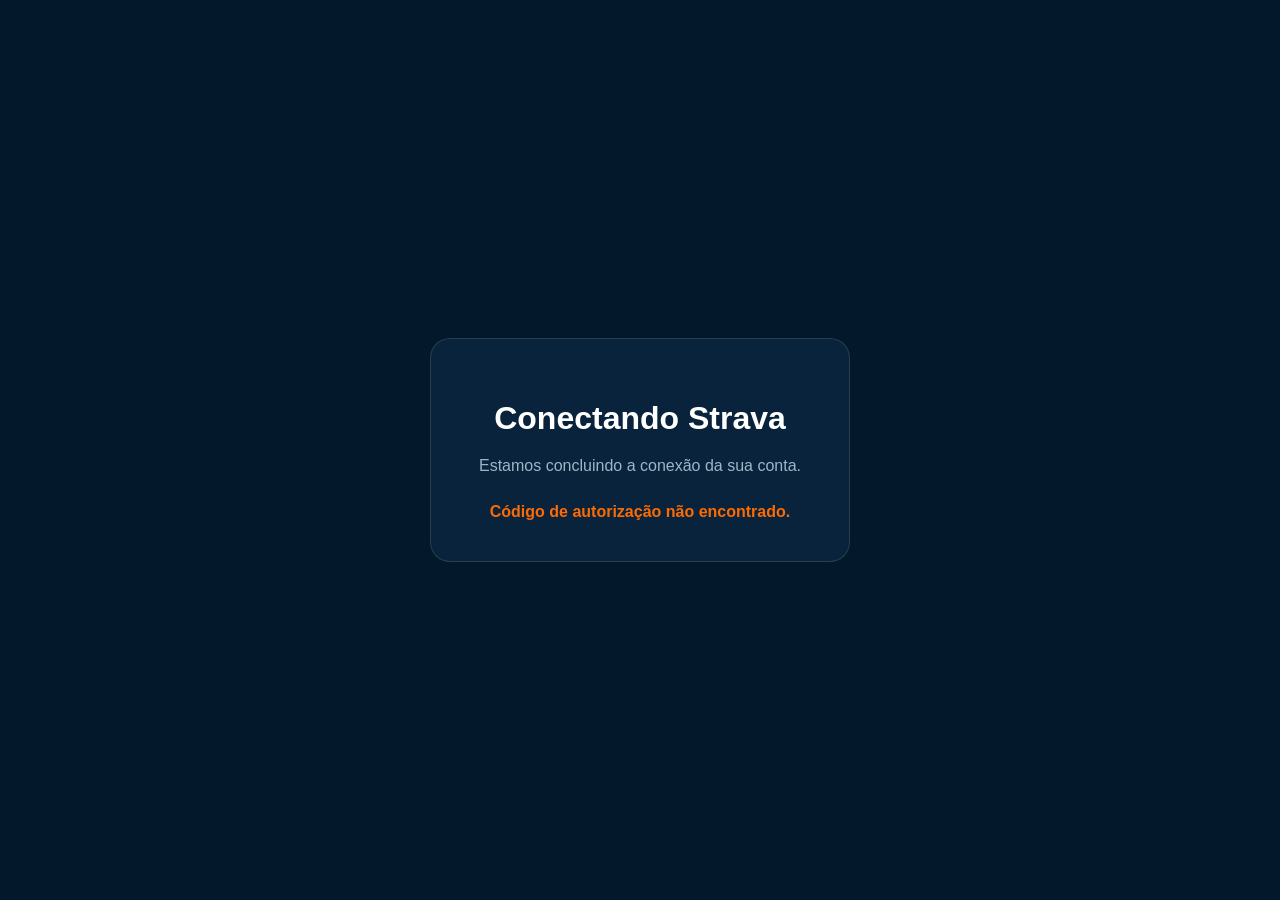
<file: strava-callback.html>
<!DOCTYPE html>
<html lang="pt-BR">

<head>
    <meta charset="UTF-8">

    <meta
        name="viewport"
        content="width=device-width, initial-scale=1.0"
    >

    <title>
        Conectando Strava | Corra Por Você
    </title>

    <style>

        * {
            box-sizing: border-box;
        }

        body {

            margin: 0;

            min-height: 100vh;

            display: flex;
            align-items: center;
            justify-content: center;

            background: #03182b;

            color: white;

            font-family:
                Arial,
                sans-serif;

        }

        .card {

            width: min(
                420px,
                calc(100% - 32px)
            );

            padding: 40px 30px;

            border-radius: 20px;

            background: #08233b;

            border:
                1px solid
                rgba(255,255,255,.12);

            text-align: center;

        }

        h1 {
            margin-bottom: 12px;
        }

        p {
            color: #9fb5c9;
            line-height: 1.6;
        }

        .status {

            margin-top: 24px;

            color: #fc6b03;

            font-weight: bold;

        }

    </style>

</head>

<body>

    <main class="card">

        <h1>
            Conectando Strava
        </h1>

        <p>
            Estamos concluindo a conexão
            da sua conta.
        </p>

        <div
            id="status"
            class="status"
        >
            Aguarde...
        </div>

    </main>


    <script>

        const statusElement =
            document.getElementById("status");


        async function processCallback() {

            const params =
                new URLSearchParams(
                    window.location.search
                );


            /*
             * Usuário recusou autorização.
             */

            const error =
                params.get("error");


            if (error) {

                statusElement.textContent =
                    "Conexão com o Strava cancelada.";

                return;

            }


            /*
             * Dados enviados pelo Strava.
             */

            const code =
                params.get("code");

            const scope =
                params.get("scope");

            const state =
                params.get("state");


            if (!code) {

                statusElement.textContent =
                    "Código de autorização não encontrado.";

                return;

            }


            /*
             * Verifica se o atleta autorizou
             * acesso às atividades.
             */

            if (
                !scope ||
                !scope.includes(
                    "activity:read"
                )
            ) {

                statusElement.textContent =
                    "É necessário permitir acesso às atividades.";

                return;

            }


            try {

                /*
                 * Envia o código para nossa
                 * Edge Function.
                 */

                const response =
                    await fetch(
                        "https://dkvmnznkhoprdpqpcjlu.supabase.co/functions/v1/super-worker",
                        {

                            method: "POST",

                            headers: {
                                "Content-Type":
                                    "application/json"
                            },

                            body:
                                JSON.stringify({

                                    code: code,

                                    state: state

                                })

                        }
                    );


                const result =
                    await response.json();


                if (
                    !response.ok ||
                    !result.success
                ) {

                    throw new Error(
                        result.error ||
                        "Falha ao conectar Strava."
                    );

                }


                statusElement.textContent =
                    "✓ Strava conectado com sucesso!";


                /*
                 * Volta para a área
                 * do participante.
                 */

                setTimeout(
                    () => {

                        window.location.href =
                            "participante.html";

                    },
                    1500
                );


            } catch (error) {

                console.error(
                    "Erro callback Strava:",
                    error
                );


                statusElement.textContent =
                    "Não foi possível concluir a conexão.";

            }

        }


        processCallback();

    </script>

</body>

</html>
</file>
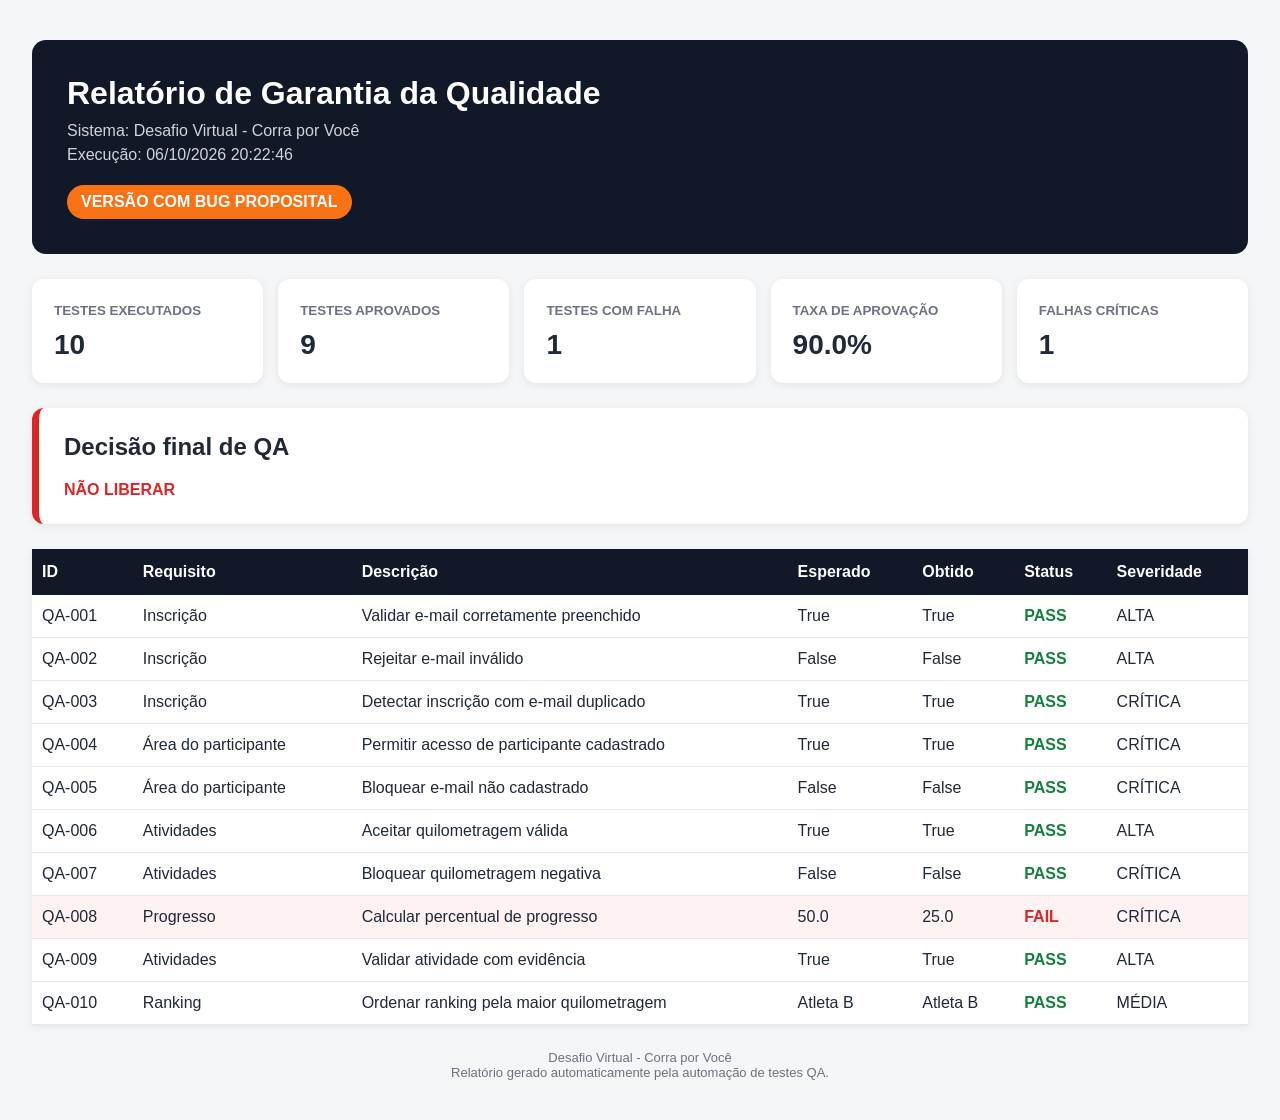
<file: qa/relatorios/relatorio_qa_bug.html>
<!DOCTYPE html>

<html lang="pt-BR">

<head>

<meta charset="UTF-8">

<meta
    name="viewport"
    content="width=device-width, initial-scale=1.0"
>

<title>
Relatório QA - Desafio Virtual
</title>

<style>

* {
    box-sizing: border-box;
}

body {
    margin: 0;
    background: #f4f6f8;
    font-family: Arial, Helvetica, sans-serif;
    color: #1f2937;
}

.container {
    width: 95%;
    max-width: 1400px;
    margin: 40px auto;
}

header {
    background: #111827;
    color: white;
    padding: 35px;
    border-radius: 14px;
    margin-bottom: 25px;
}

header h1 {
    margin: 0 0 10px;
}

header p {
    margin: 6px 0;
    color: #d1d5db;
}

.modo {
    display: inline-block;
    margin-top: 15px;
    background: #f97316;
    padding: 8px 14px;
    border-radius: 20px;
    font-weight: bold;
    color: white;
}

.metricas {
    display: grid;
    grid-template-columns:
        repeat(auto-fit, minmax(170px, 1fr));
    gap: 15px;
    margin-bottom: 25px;
}

.card {
    background: white;
    padding: 22px;
    border-radius: 12px;
    box-shadow:
        0 2px 8px rgba(0,0,0,.08);
}

.card small {
    color: #6b7280;
    font-weight: bold;
}

.card strong {
    display: block;
    margin-top: 10px;
    font-size: 28px;
}

.decisao {
    background: white;
    padding: 25px;
    border-radius: 12px;
    margin-bottom: 25px;
    box-shadow:
        0 2px 8px rgba(0,0,0,.08);
}

.decisao h2 {
    margin-top: 0;
}

.liberado {
    border-left: 7px solid #16a34a;
}

.ressalvas {
    border-left: 7px solid #eab308;
}

.nao-liberar {
    border-left: 7px solid #dc2626;
}

.liberado strong {
    color: #15803d;
}

.ressalvas strong {
    color: #a16207;
}

.nao-liberar strong {
    color: #dc2626;
}

table {
    width: 100%;
    border-collapse: collapse;
    background: white;
    box-shadow:
        0 2px 8px rgba(0,0,0,.08);
}

th {
    background: #111827;
    color: white;
    text-align: left;
    padding: 14px 10px;
}

td {
    padding: 12px 10px;
    border-bottom: 1px solid #e5e7eb;
}

tr:hover {
    background: #f9fafb;
}

.pass {
    color: #15803d;
    font-weight: bold;
}

.fail {
    color: #dc2626;
    font-weight: bold;
}

.linha-falha {
    background: #fef2f2;
}

footer {
    margin-top: 25px;
    text-align: center;
    color: #6b7280;
    font-size: 13px;
}

</style>

</head>

<body>

<div class="container">

<header>

    <h1>
        Relatório de Garantia da Qualidade
    </h1>

    <p>
        Sistema: Desafio Virtual - Corra por Você
    </p>

    <p>
        Execução: 06/10/2026 20:22:46
    </p>

    <span class="modo">
        VERSÃO COM BUG PROPOSITAL
    </span>

</header>


<section class="metricas">

    <div class="card">
        <small>TESTES EXECUTADOS</small>
        <strong>
            10
        </strong>
    </div>

    <div class="card">
        <small>TESTES APROVADOS</small>
        <strong>
            9
        </strong>
    </div>

    <div class="card">
        <small>TESTES COM FALHA</small>
        <strong>
            1
        </strong>
    </div>

    <div class="card">
        <small>TAXA DE APROVAÇÃO</small>
        <strong>
            90.0%
        </strong>
    </div>

    <div class="card">
        <small>FALHAS CRÍTICAS</small>
        <strong>
            1
        </strong>
    </div>

</section>


<section class="decisao nao-liberar">

    <h2>
        Decisão final de QA
    </h2>

    <strong>
        NÃO LIBERAR
    </strong>

</section>


<table>

<thead>

<tr>
    <th>ID</th>
    <th>Requisito</th>
    <th>Descrição</th>
    <th>Esperado</th>
    <th>Obtido</th>
    <th>Status</th>
    <th>Severidade</th>
</tr>

</thead>

<tbody>


        <tr class="">
            <td>QA-001</td>
            <td>Inscrição</td>
            <td>Validar e-mail corretamente preenchido</td>
            <td>True</td>
            <td>True</td>

            <td class="pass">
                PASS
            </td>

            <td>
                ALTA
            </td>
        </tr>
        
        <tr class="">
            <td>QA-002</td>
            <td>Inscrição</td>
            <td>Rejeitar e-mail inválido</td>
            <td>False</td>
            <td>False</td>

            <td class="pass">
                PASS
            </td>

            <td>
                ALTA
            </td>
        </tr>
        
        <tr class="">
            <td>QA-003</td>
            <td>Inscrição</td>
            <td>Detectar inscrição com e-mail duplicado</td>
            <td>True</td>
            <td>True</td>

            <td class="pass">
                PASS
            </td>

            <td>
                CRÍTICA
            </td>
        </tr>
        
        <tr class="">
            <td>QA-004</td>
            <td>Área do participante</td>
            <td>Permitir acesso de participante cadastrado</td>
            <td>True</td>
            <td>True</td>

            <td class="pass">
                PASS
            </td>

            <td>
                CRÍTICA
            </td>
        </tr>
        
        <tr class="">
            <td>QA-005</td>
            <td>Área do participante</td>
            <td>Bloquear e-mail não cadastrado</td>
            <td>False</td>
            <td>False</td>

            <td class="pass">
                PASS
            </td>

            <td>
                CRÍTICA
            </td>
        </tr>
        
        <tr class="">
            <td>QA-006</td>
            <td>Atividades</td>
            <td>Aceitar quilometragem válida</td>
            <td>True</td>
            <td>True</td>

            <td class="pass">
                PASS
            </td>

            <td>
                ALTA
            </td>
        </tr>
        
        <tr class="">
            <td>QA-007</td>
            <td>Atividades</td>
            <td>Bloquear quilometragem negativa</td>
            <td>False</td>
            <td>False</td>

            <td class="pass">
                PASS
            </td>

            <td>
                CRÍTICA
            </td>
        </tr>
        
        <tr class="linha-falha">
            <td>QA-008</td>
            <td>Progresso</td>
            <td>Calcular percentual de progresso</td>
            <td>50.0</td>
            <td>25.0</td>

            <td class="fail">
                FAIL
            </td>

            <td>
                CRÍTICA
            </td>
        </tr>
        
        <tr class="">
            <td>QA-009</td>
            <td>Atividades</td>
            <td>Validar atividade com evidência</td>
            <td>True</td>
            <td>True</td>

            <td class="pass">
                PASS
            </td>

            <td>
                ALTA
            </td>
        </tr>
        
        <tr class="">
            <td>QA-010</td>
            <td>Ranking</td>
            <td>Ordenar ranking pela maior quilometragem</td>
            <td>Atleta B</td>
            <td>Atleta B</td>

            <td class="pass">
                PASS
            </td>

            <td>
                MÉDIA
            </td>
        </tr>
        

</tbody>

</table>


<footer>

    Desafio Virtual - Corra por Você
    <br>
    Relatório gerado automaticamente
    pela automação de testes QA.

</footer>

</div>

</body>

</html>
</file>
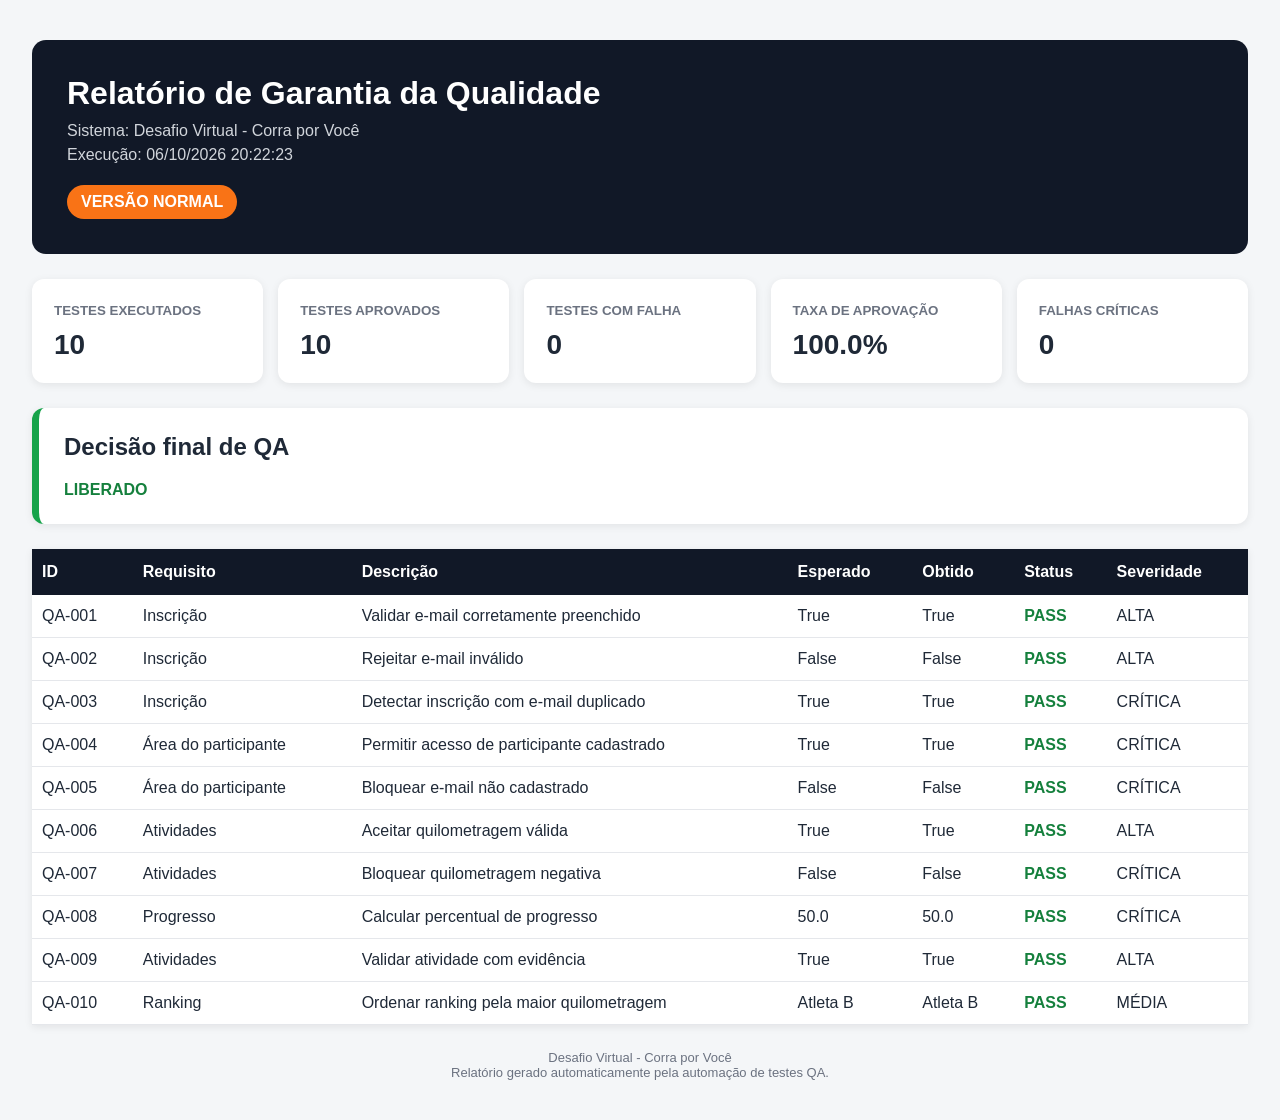
<file: qa/relatorios/relatorio_qa_normal.html>
<!DOCTYPE html>

<html lang="pt-BR">

<head>

<meta charset="UTF-8">

<meta
    name="viewport"
    content="width=device-width, initial-scale=1.0"
>

<title>
Relatório QA - Desafio Virtual
</title>

<style>

* {
    box-sizing: border-box;
}

body {
    margin: 0;
    background: #f4f6f8;
    font-family: Arial, Helvetica, sans-serif;
    color: #1f2937;
}

.container {
    width: 95%;
    max-width: 1400px;
    margin: 40px auto;
}

header {
    background: #111827;
    color: white;
    padding: 35px;
    border-radius: 14px;
    margin-bottom: 25px;
}

header h1 {
    margin: 0 0 10px;
}

header p {
    margin: 6px 0;
    color: #d1d5db;
}

.modo {
    display: inline-block;
    margin-top: 15px;
    background: #f97316;
    padding: 8px 14px;
    border-radius: 20px;
    font-weight: bold;
    color: white;
}

.metricas {
    display: grid;
    grid-template-columns:
        repeat(auto-fit, minmax(170px, 1fr));
    gap: 15px;
    margin-bottom: 25px;
}

.card {
    background: white;
    padding: 22px;
    border-radius: 12px;
    box-shadow:
        0 2px 8px rgba(0,0,0,.08);
}

.card small {
    color: #6b7280;
    font-weight: bold;
}

.card strong {
    display: block;
    margin-top: 10px;
    font-size: 28px;
}

.decisao {
    background: white;
    padding: 25px;
    border-radius: 12px;
    margin-bottom: 25px;
    box-shadow:
        0 2px 8px rgba(0,0,0,.08);
}

.decisao h2 {
    margin-top: 0;
}

.liberado {
    border-left: 7px solid #16a34a;
}

.ressalvas {
    border-left: 7px solid #eab308;
}

.nao-liberar {
    border-left: 7px solid #dc2626;
}

.liberado strong {
    color: #15803d;
}

.ressalvas strong {
    color: #a16207;
}

.nao-liberar strong {
    color: #dc2626;
}

table {
    width: 100%;
    border-collapse: collapse;
    background: white;
    box-shadow:
        0 2px 8px rgba(0,0,0,.08);
}

th {
    background: #111827;
    color: white;
    text-align: left;
    padding: 14px 10px;
}

td {
    padding: 12px 10px;
    border-bottom: 1px solid #e5e7eb;
}

tr:hover {
    background: #f9fafb;
}

.pass {
    color: #15803d;
    font-weight: bold;
}

.fail {
    color: #dc2626;
    font-weight: bold;
}

.linha-falha {
    background: #fef2f2;
}

footer {
    margin-top: 25px;
    text-align: center;
    color: #6b7280;
    font-size: 13px;
}

</style>

</head>

<body>

<div class="container">

<header>

    <h1>
        Relatório de Garantia da Qualidade
    </h1>

    <p>
        Sistema: Desafio Virtual - Corra por Você
    </p>

    <p>
        Execução: 06/10/2026 20:22:23
    </p>

    <span class="modo">
        VERSÃO NORMAL
    </span>

</header>


<section class="metricas">

    <div class="card">
        <small>TESTES EXECUTADOS</small>
        <strong>
            10
        </strong>
    </div>

    <div class="card">
        <small>TESTES APROVADOS</small>
        <strong>
            10
        </strong>
    </div>

    <div class="card">
        <small>TESTES COM FALHA</small>
        <strong>
            0
        </strong>
    </div>

    <div class="card">
        <small>TAXA DE APROVAÇÃO</small>
        <strong>
            100.0%
        </strong>
    </div>

    <div class="card">
        <small>FALHAS CRÍTICAS</small>
        <strong>
            0
        </strong>
    </div>

</section>


<section class="decisao liberado">

    <h2>
        Decisão final de QA
    </h2>

    <strong>
        LIBERADO
    </strong>

</section>


<table>

<thead>

<tr>
    <th>ID</th>
    <th>Requisito</th>
    <th>Descrição</th>
    <th>Esperado</th>
    <th>Obtido</th>
    <th>Status</th>
    <th>Severidade</th>
</tr>

</thead>

<tbody>


        <tr class="">
            <td>QA-001</td>
            <td>Inscrição</td>
            <td>Validar e-mail corretamente preenchido</td>
            <td>True</td>
            <td>True</td>

            <td class="pass">
                PASS
            </td>

            <td>
                ALTA
            </td>
        </tr>
        
        <tr class="">
            <td>QA-002</td>
            <td>Inscrição</td>
            <td>Rejeitar e-mail inválido</td>
            <td>False</td>
            <td>False</td>

            <td class="pass">
                PASS
            </td>

            <td>
                ALTA
            </td>
        </tr>
        
        <tr class="">
            <td>QA-003</td>
            <td>Inscrição</td>
            <td>Detectar inscrição com e-mail duplicado</td>
            <td>True</td>
            <td>True</td>

            <td class="pass">
                PASS
            </td>

            <td>
                CRÍTICA
            </td>
        </tr>
        
        <tr class="">
            <td>QA-004</td>
            <td>Área do participante</td>
            <td>Permitir acesso de participante cadastrado</td>
            <td>True</td>
            <td>True</td>

            <td class="pass">
                PASS
            </td>

            <td>
                CRÍTICA
            </td>
        </tr>
        
        <tr class="">
            <td>QA-005</td>
            <td>Área do participante</td>
            <td>Bloquear e-mail não cadastrado</td>
            <td>False</td>
            <td>False</td>

            <td class="pass">
                PASS
            </td>

            <td>
                CRÍTICA
            </td>
        </tr>
        
        <tr class="">
            <td>QA-006</td>
            <td>Atividades</td>
            <td>Aceitar quilometragem válida</td>
            <td>True</td>
            <td>True</td>

            <td class="pass">
                PASS
            </td>

            <td>
                ALTA
            </td>
        </tr>
        
        <tr class="">
            <td>QA-007</td>
            <td>Atividades</td>
            <td>Bloquear quilometragem negativa</td>
            <td>False</td>
            <td>False</td>

            <td class="pass">
                PASS
            </td>

            <td>
                CRÍTICA
            </td>
        </tr>
        
        <tr class="">
            <td>QA-008</td>
            <td>Progresso</td>
            <td>Calcular percentual de progresso</td>
            <td>50.0</td>
            <td>50.0</td>

            <td class="pass">
                PASS
            </td>

            <td>
                CRÍTICA
            </td>
        </tr>
        
        <tr class="">
            <td>QA-009</td>
            <td>Atividades</td>
            <td>Validar atividade com evidência</td>
            <td>True</td>
            <td>True</td>

            <td class="pass">
                PASS
            </td>

            <td>
                ALTA
            </td>
        </tr>
        
        <tr class="">
            <td>QA-010</td>
            <td>Ranking</td>
            <td>Ordenar ranking pela maior quilometragem</td>
            <td>Atleta B</td>
            <td>Atleta B</td>

            <td class="pass">
                PASS
            </td>

            <td>
                MÉDIA
            </td>
        </tr>
        

</tbody>

</table>


<footer>

    Desafio Virtual - Corra por Você
    <br>
    Relatório gerado automaticamente
    pela automação de testes QA.

</footer>

</div>

</body>

</html>
</file>
